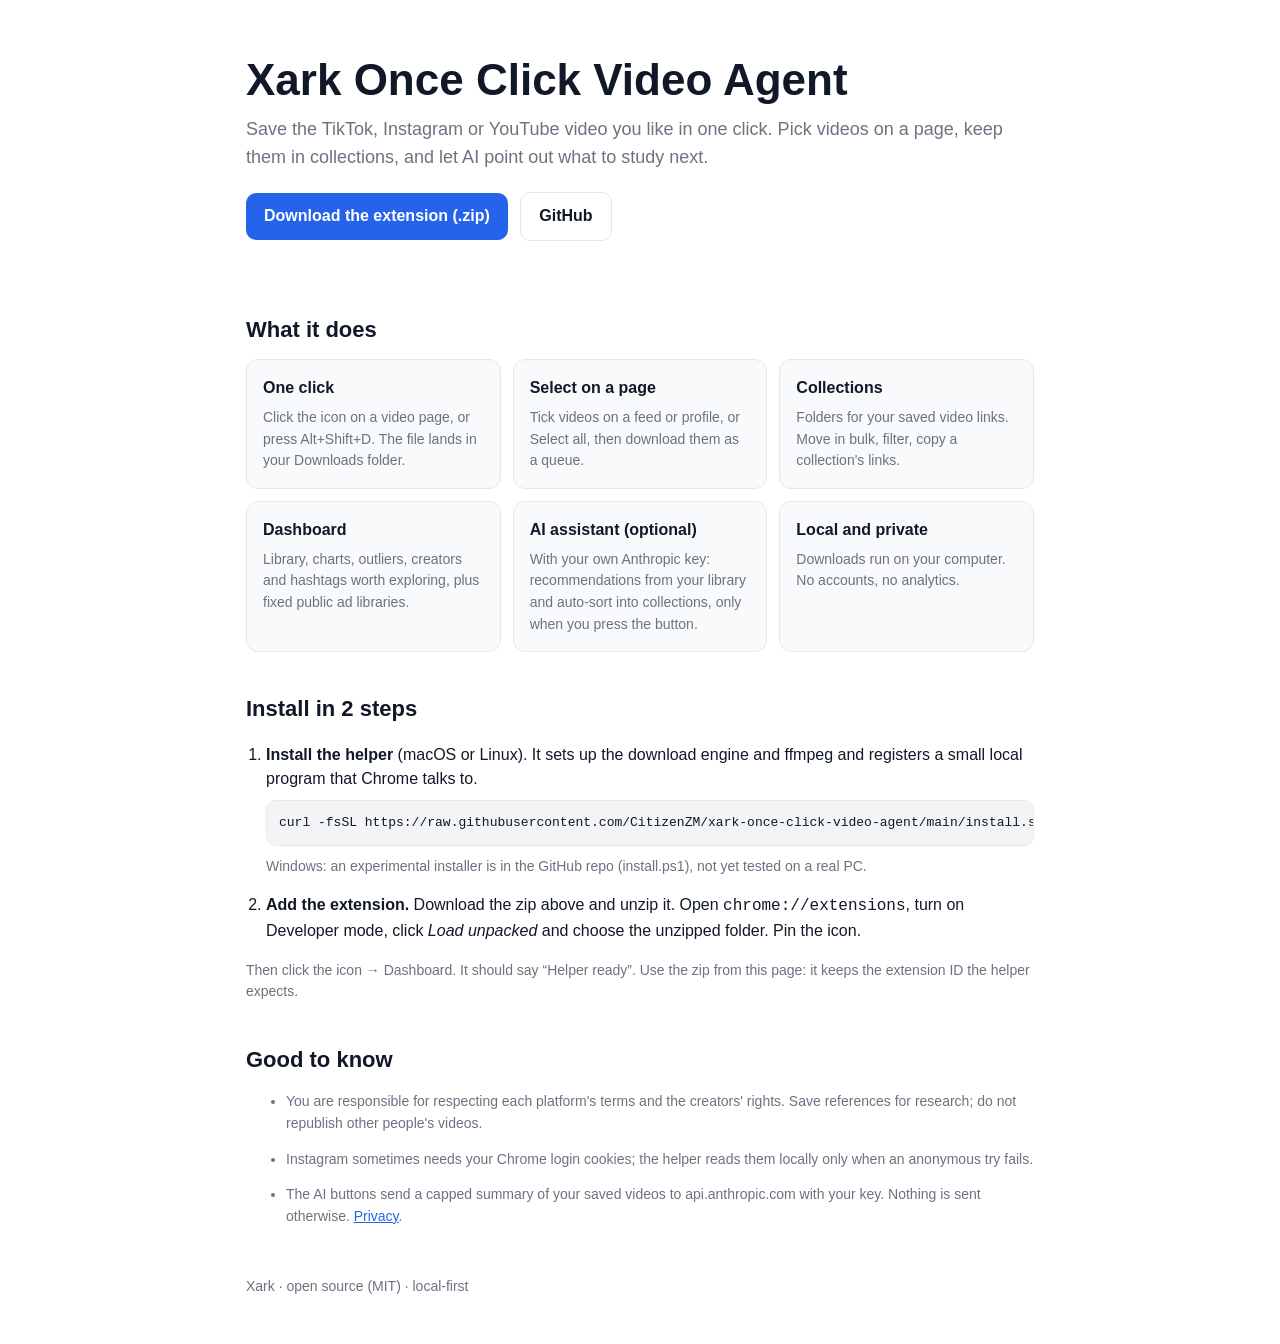
<file: site/index.html>
<!doctype html>
<html lang="en">
<head>
<meta charset="utf-8">
<meta name="viewport" content="width=device-width, initial-scale=1">
<title>Xark Once Click Video Agent</title>
<meta name="description" content="Save TikTok, Instagram and YouTube videos in one click, sort them into collections, and get AI recommendations from your own library. Runs locally on your computer.">
<style>
:root{--bg:#fff;--ink:#111827;--mute:#6b7280;--line:#e5e7eb;--card:#f9fafb;--blue:#2563eb;--code:#f3f4f6}
@media (prefers-color-scheme:dark){:root{--bg:#0b1020;--ink:#f3f4f6;--mute:#9ca3af;--line:#27304a;--card:#111833;--code:#0f172a}}
*{box-sizing:border-box}body{margin:0;background:var(--bg);color:var(--ink);font:16px/1.55 -apple-system,Segoe UI,Roboto,sans-serif}
.w{max-width:820px;margin:0 auto;padding:0 16px}
header{padding:56px 0 24px}h1{font-size:clamp(28px,6vw,44px);line-height:1.1;margin:0 0 12px}
.lead{color:var(--mute);font-size:18px;margin:0 0 20px}
.btn{display:inline-block;background:var(--blue);color:#fff;text-decoration:none;font-weight:600;padding:11px 18px;border-radius:10px;margin:0 8px 8px 0}
.btn.ghost{background:transparent;color:var(--ink);border:1px solid var(--line)}
h2{font-size:22px;margin:40px 0 12px}
.grid{display:grid;grid-template-columns:repeat(auto-fit,minmax(230px,1fr));gap:12px}
.card{background:var(--card);border:1px solid var(--line);border-radius:12px;padding:16px}.card h3{margin:0 0 6px;font-size:16px}.card p{margin:0;color:var(--mute);font-size:14px}
ol{padding-left:20px}li{margin:0 0 14px}
pre{background:var(--code);border:1px solid var(--line);border-radius:10px;padding:12px;overflow:auto;font-size:13px;margin:8px 0}
.note{color:var(--mute);font-size:14px}footer{margin:48px 0;color:var(--mute);font-size:14px}a{color:var(--blue)}
</style>
</head>
<body>
<div class="w">
<header>
  <h1>Xark Once Click Video Agent</h1>
  <p class="lead">Save the TikTok, Instagram or YouTube video you like in one click. Pick videos on a page, keep them in collections, and let AI point out what to study next.</p>
  <a class="btn" href="xark-once-click-video-agent.zip" download>Download the extension (.zip)</a>
  <a class="btn ghost" href="https://github.com/CitizenZM/xark-once-click-video-agent">GitHub</a>
</header>

<h2>What it does</h2>
<div class="grid">
  <div class="card"><h3>One click</h3><p>Click the icon on a video page, or press Alt+Shift+D. The file lands in your Downloads folder.</p></div>
  <div class="card"><h3>Select on a page</h3><p>Tick videos on a feed or profile, or Select all, then download them as a queue.</p></div>
  <div class="card"><h3>Collections</h3><p>Folders for your saved video links. Move in bulk, filter, copy a collection's links.</p></div>
  <div class="card"><h3>Dashboard</h3><p>Library, charts, outliers, creators and hashtags worth exploring, plus fixed public ad libraries.</p></div>
  <div class="card"><h3>AI assistant (optional)</h3><p>With your own Anthropic key: recommendations from your library and auto-sort into collections, only when you press the button.</p></div>
  <div class="card"><h3>Local and private</h3><p>Downloads run on your computer. No accounts, no analytics.</p></div>
</div>

<h2>Install in 2 steps</h2>
<ol>
  <li><b>Install the helper</b> (macOS or Linux). It sets up the download engine and ffmpeg and registers a small local program that Chrome talks to.
    <pre>curl -fsSL https://raw.githubusercontent.com/CitizenZM/xark-once-click-video-agent/main/install.sh | bash</pre>
    <span class="note">Windows: an experimental installer is in the GitHub repo (install.ps1), not yet tested on a real PC.</span></li>
  <li><b>Add the extension.</b> Download the zip above and unzip it. Open <code>chrome://extensions</code>, turn on Developer mode, click <i>Load unpacked</i> and choose the unzipped folder. Pin the icon.</li>
</ol>
<p class="note">Then click the icon → Dashboard. It should say “Helper ready”. Use the zip from this page: it keeps the extension ID the helper expects.</p>

<h2>Good to know</h2>
<ul class="note">
  <li>You are responsible for respecting each platform's terms and the creators' rights. Save references for research; do not republish other people's videos.</li>
  <li>Instagram sometimes needs your Chrome login cookies; the helper reads them locally only when an anonymous try fails.</li>
  <li>The AI buttons send a capped summary of your saved videos to api.anthropic.com with your key. Nothing is sent otherwise. <a href="https://github.com/CitizenZM/xark-once-click-video-agent/blob/main/PRIVACY.md">Privacy</a>.</li>
</ul>
<footer>Xark · open source (MIT) · local-first</footer>
</div>
</body>
</html>
</file>
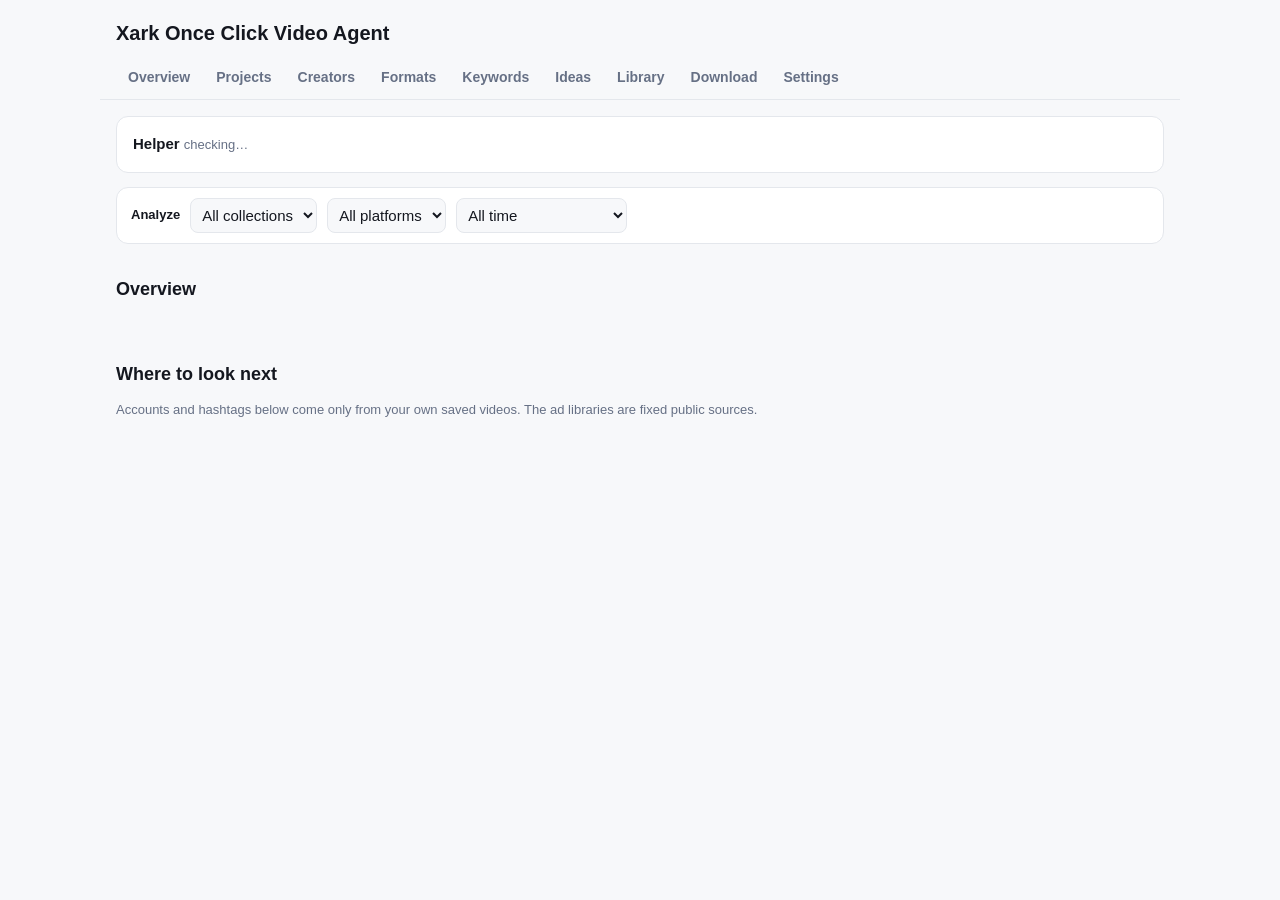
<file: extension/dashboard.html>
<!doctype html>
<html lang="en">
<head>
<meta charset="utf-8">
<meta name="viewport" content="width=device-width, initial-scale=1">
<title>Xark Once Click Video Agent</title>
<link rel="stylesheet" href="dashboard.css">
</head>
<body>
<header>
  <div class="brand"><h1>Xark Once Click Video Agent</h1></div>
  <nav id="tabs">
    <a href="#overview" class="research-only">Overview</a><a href="#projects" class="research-only">Projects</a><a href="#creators" class="research-only">Creators</a><a href="#formats" class="research-only">Formats</a><a href="#keywords" class="research-only">Keywords</a><a href="#ideas" class="research-only">Ideas</a>
    <a href="#library">Library</a><a href="#download">Download</a><a href="#settings">Settings</a>
  </nav>
</header>
<main>
  <section id="setup" class="card"></section>
  <section id="queue" class="card" hidden><h3>Downloading</h3><div id="jobs"></div></section>

  <div id="scope" class="scope row research-only">
    <b>Analyze</b>
    <select id="scol"><option value="">All collections</option></select>
    <select id="splat"><option value="">All platforms</option></select>
    <select id="sdays"><option value="0">All time</option><option value="7">Saved in last 7 days</option><option value="30">Last 30 days</option><option value="90">Last 90 days</option></select>
    <span id="scount" class="note"></span>
  </div>

<div class="panel" data-tab="overview">
  <section>
    <h2>Overview</h2>
    <div id="kpis" class="kpis"></div>
    <ul id="headlines" class="headlines"></ul>
  </section>

  <section id="charts" class="grid"></section>

  <section>
    <h2>Where to look next</h2>
    <p class="note">Accounts and hashtags below come only from your own saved videos. The ad libraries are fixed public sources.</p>
    <div id="recs" class="grid"></div>
  </section>
</div>

<div class="panel" data-tab="projects" hidden>
  <section>
    <h2>Research projects</h2>
    <p class="note">A project is a set of saved videos for one product or question. For each project: accounts and videos to look at next, keywords and products, what to make more of, a remix clip bank and an AI plan. Pick a project in the Analyze bar (Collections menu) to see every other tab for just that project.</p>
    <div class="row"><select id="pjsel"></select><button id="pjnew">+ New project</button><button id="pjedit" class="ghost">Rename / product</button><button id="pjdel" class="ghost danger">Delete project</button></div>
    <div class="row"><span class="note">Add videos from</span><select id="pjaddcol"></select><button id="pjaddgo" class="ghost">Add to project</button><span class="note">or tick videos in the Library tab.</span><span id="pjMsg" class="note"></span></div>
    <div id="pjbody"></div>
  </section>
</div>

<div class="panel" data-tab="creators" hidden>
  <section>
    <h2>Creators</h2>
    <p class="note">Every creator you saved, with the numbers of the videos you saved from them. Click a column to sort, a name to see their videos. “Lift” = their median views ÷ the median of everything in this view. Instagram hides views, so there it compares likes (marked “likes”).</p>
    <div class="row"><input id="cq" class="grow" type="search" placeholder="Filter creators"></div>
    <div class="tablewrap"><table id="ctable" class="sortable"></table></div>
  </section>
</div>

<div class="panel" data-tab="formats" hidden>
  <section>
    <h2>Formats</h2>
    <p class="note">Content type is read from words in the title, caption and hashtags (for example “how to”, “vs”, “before and after”, “POV”, “#ad”). A video can have several. Lift above 1.0x means that format gets more views than your typical saved video.</p>
    <div id="fchart" class="card"></div>
    <div class="tablewrap" style="margin-top:14px"><table id="ftable" class="sortable"></table></div>
  </section>
  <section class="ai-only">
    <h2>AI tags <span class="note">(optional, uses your own key)</span></h2>
    <p class="note">The model labels each video's hook type, angle, audience and emotion from its title, caption and transcript (transcribe videos first for better labels). Lift then shows which choices win in this view. Sends at most 40 untagged videos per click to api.anthropic.com.</p>
    <div class="row"><button id="tagrun">Tag untagged videos</button><select id="tagdim"><option value="hook">Hook type</option><option value="angle">Angle</option><option value="audience">Audience</option><option value="emotion">Emotion</option></select><span id="tagStatus" class="note"></span></div>
    <div id="tagchart" class="card"></div>
    <div class="tablewrap" style="margin-top:14px"><table id="tagtable" class="sortable"></table></div>
  </section>
</div>

<div class="panel" data-tab="keywords" hidden>
  <section>
    <h2>Keywords</h2>
    <p class="note">Words and hashtags that appear in 2 or more of your saved videos, with how those videos perform. Click a keyword to see its videos.</p>
    <div class="row"><input id="kq" class="grow" type="search" placeholder="Filter keywords"><label class="inline"><input type="checkbox" id="konlytags"> Hashtags only</label></div>
    <div id="kcloud" class="cloud"></div>
    <div class="tablewrap"><table id="ktable" class="sortable"></table></div>
  </section>
</div>

<div class="panel" data-tab="ideas" hidden>
  <section>
    <h2>Creative brief</h2>
    <p class="note">Built from the videos in the current Analyze view. Each line says what it is based on.</p>
    <div id="brief" class="grid"></div>
  </section>
  <section class="ai-only">
    <h2>AI assistant <span class="note">(optional, uses your own key)</span></h2>
    <div class="card">
      <p class="note">Uses your own AI API key (set it in <a href="#settings">Settings</a>). When you press a button, a capped summary of your library (titles, creators, hashtags, first caption line, view and like counts) is sent to api.anthropic.com. Nothing is sent otherwise.</p>
      <div class="row"><button id="aibrief">Write 5 ad concepts</button><button id="airec" class="ghost">Recommend from my library</button><button id="aisort" class="ghost">Auto-sort unfiled videos into collections</button><span id="aiStatus" class="note"></span></div>
      <div id="aiOut"></div>
    </div>
  </section>
</div>

<div class="panel" data-tab="library" hidden>
  <section>
    <h2>Library <span id="count" class="note"></span></h2>
    <div class="row">
      <input id="q" class="grow" type="search" placeholder="Search title, creator, tags, notes">
      <select id="fcol"><option value="">All collections</option></select>
      <select id="fplat"><option value="">All platforms</option></select>
      <select id="fsrc"><option value="">All sources</option><option value="ads">Ads only</option><option value="organic">Organic only</option></select>
      <select id="fsort"><option value="new">Newest</option><option value="views">Most views</option><option value="like">Best like rate</option><option value="length">Longest</option><option value="vph">Views per hour</option><option value="vscreator">Vs creator's typical</option><option value="run">Longest-running ad</option></select>
    </div>
    <div class="row">
      <button id="newcol" class="ghost">+ New collection</button>
      <button id="delcol" class="ghost danger" hidden>Delete this collection</button>
      <button id="copy" class="ghost">Copy links in this view</button>
      <span class="note">Move ticked to</span><select id="mvcol"><option value="">(unfiled)</option></select><button id="mv" class="ghost">Move</button>
      <span class="research-only"><span class="note">Add ticked to project</span><select id="mvproj"></select><button id="mvp" class="ghost">Add</button><span id="mvpMsg" class="note"></span></span>
    </div>
    <div class="row">
      <button id="csv" class="ghost">Export CSV</button>
      <button id="json" class="ghost">Export JSON</button>
      <button id="tsv" class="ghost">Copy as table</button>
      <button id="xlsx" class="ghost">Download .xlsx</button>
      <button id="share" class="ghost">Share as HTML</button>
      <span id="exportMsg" class="note"></span>
      <button id="clear" class="ghost danger">Clear library</button>
    </div>
    <div class="tablewrap"><table id="table"></table></div>
    <dialog id="scriptDlg"><form method="dialog" class="row"><b style="flex:1">Script like this</b><button class="ghost">Close</button></form>
      <p class="note" id="scriptRef"></p>
      <div class="row"><input id="scriptProduct" class="grow" placeholder="Your product, offer and audience (optional), e.g. 'Cosori air fryer, $20 off, busy parents'"><button id="scriptGo">Write script</button></div>
      <p class="note">Sends this one video's title, caption, transcript, numbers and labels, plus your product line, to api.anthropic.com with your key.</p>
      <div id="scriptOut"></div></dialog>
    <h3>Recent errors</h3>
    <ul id="errors" class="errors"></ul>
  </section>
</div>

<div class="panel" data-tab="download" hidden>
  <section>
    <h2>Download</h2>
    <div class="card">
      <label for="urls">Paste video links (one per line, up to 200)</label>
      <textarea id="urls" rows="4" placeholder="https://www.tiktok.com/@user/video/123&#10;https://www.instagram.com/reel/abc/"></textarea>
      <div class="row">
        <label class="inline">Collection <select id="dcol"><option value="">(none)</option></select></label>
        <button id="go">Download all</button>

        <span id="goStatus" class="note"></span>
      </div>
    </div>
  </section>

  <section>
    <h2>Latest from a profile</h2>
    <div class="card">
      <label for="profile">Profile, channel or hashtag page</label>
      <div class="row">
        <input id="profile" class="grow" placeholder="https://www.tiktok.com/@username">
        <select id="plimit"><option>10</option><option selected>25</option><option>50</option><option>100</option></select>
        <button id="pgo">Download latest</button>
      </div>
      <span id="pStatus" class="note"></span>
    </div>
  </section>
</div>

<div class="panel" data-tab="settings" hidden>
  <section>
    <h2>Features</h2>
    <p class="note">Downloading is always on. Everything else can be switched off; switched-off features disappear from the dashboard and run nothing in the background.</p>
    <div class="card settings" id="featList"></div>
  </section>
  <section class="ai-key ai-only">
    <h2>AI API key and cost</h2>
    <div class="card">
      <p class="note">Your Anthropic API key (console.anthropic.com → API keys), stored only in this browser. AI buttons send a capped summary of the chosen videos to api.anthropic.com; each call is billed to your key (model claude-sonnet-5-5, $2 / $10 per million input / output tokens).</p>
      <div class="row"><input id="aikey" class="grow" type="password" placeholder="Anthropic API key (sk-ant-…)" autocomplete="off"><button id="aisave">Save key</button><button id="aitest" class="ghost">Test key</button><button id="aiclear" class="ghost">Remove key</button></div>
      <div class="row"><label class="inline">Monthly limit $ <input id="aicap" type="number" min="0" step="1" style="width:80px"></label><span class="note">0 = no limit. A call that could go over the limit is refused.</span></div>
      <label><input type="checkbox" id="aiconfirm"> Show the estimated cost and ask before each AI call</label>
      <p id="aiUsage" class="note"></p><span id="aiKeyMsg" class="note"></span>
    </div>
  </section>
  <section class="adstudio-only">
    <h2>Ad Studio</h2>
    <div class="card">
      <p class="note">Ad Studio (your separate app on this Mac) makes the ads: the extension hands it the saved reference video, the product link and the plan, or cuts remix-bank clips into its library. Nothing is rebuilt here.</p>
      <div class="row"><input id="asurl" class="grow" placeholder="http://localhost:5310"><button id="asping" class="ghost">Check connection</button><span id="asMsg" class="note"></span></div>
    </div>
  </section>
  <section>
    <h2>Settings</h2>
    <div class="card settings">
      <label>Quality
        <select id="quality"><option value="best">Best</option><option value="1080">Up to 1080p</option><option value="audio">Audio only (mp3)</option></select>
      </label>
      <label>File names
        <select id="naming"><option value="creator-title-id">creator - title [id]</option><option value="creator-id">creator - id</option><option value="date-creator-id">date creator - id</option></select>
      </label>
      <label class="wide">Download folder <input id="folder" placeholder="default: ~/Downloads/OneClick (must be inside your home folder)"></label>
      <label><input type="checkbox" id="autoupd"> Update the engine automatically (weekly, and once when a site starts refusing downloads)</label>
      <label><input type="checkbox" id="btns"> On TikTok, Instagram, YouTube and X: show a Save button, and a “+ Queue” button when you hover any video (asks for site access; reload open tabs after turning on)</label>
      <label><input type="checkbox" id="autotr"> Transcribe videos after download (needs whisper.cpp, runs on this computer)</label>
      <label><input type="checkbox" id="cover"> Also save the cover image (a .jpg next to each video)</label>
      <label><input type="checkbox" id="skipdup"> Skip videos already saved (batch and pasted links)</label>
      <label>Parallel downloads
        <select id="parallel"><option value="1">1</option><option value="2">2</option><option value="3">3</option></select>
      </label>
      <label>Wait between downloads
        <select id="waitsec"><option value="0">None</option><option value="2">2 seconds</option><option value="5">5 seconds</option></select>
      </label>
      <label>Skip videos longer than
        <select id="maxmin"><option value="0">Off</option><option value="1">1 minute</option><option value="3">3 minutes</option><option value="10">10 minutes</option></select>
      </label>
      <span id="setMsg" class="note"></span>
    </div>
  </section>
</div>
</main>
<script type="module" src="dashboard.js"></script>
</body>
</html>
</file>
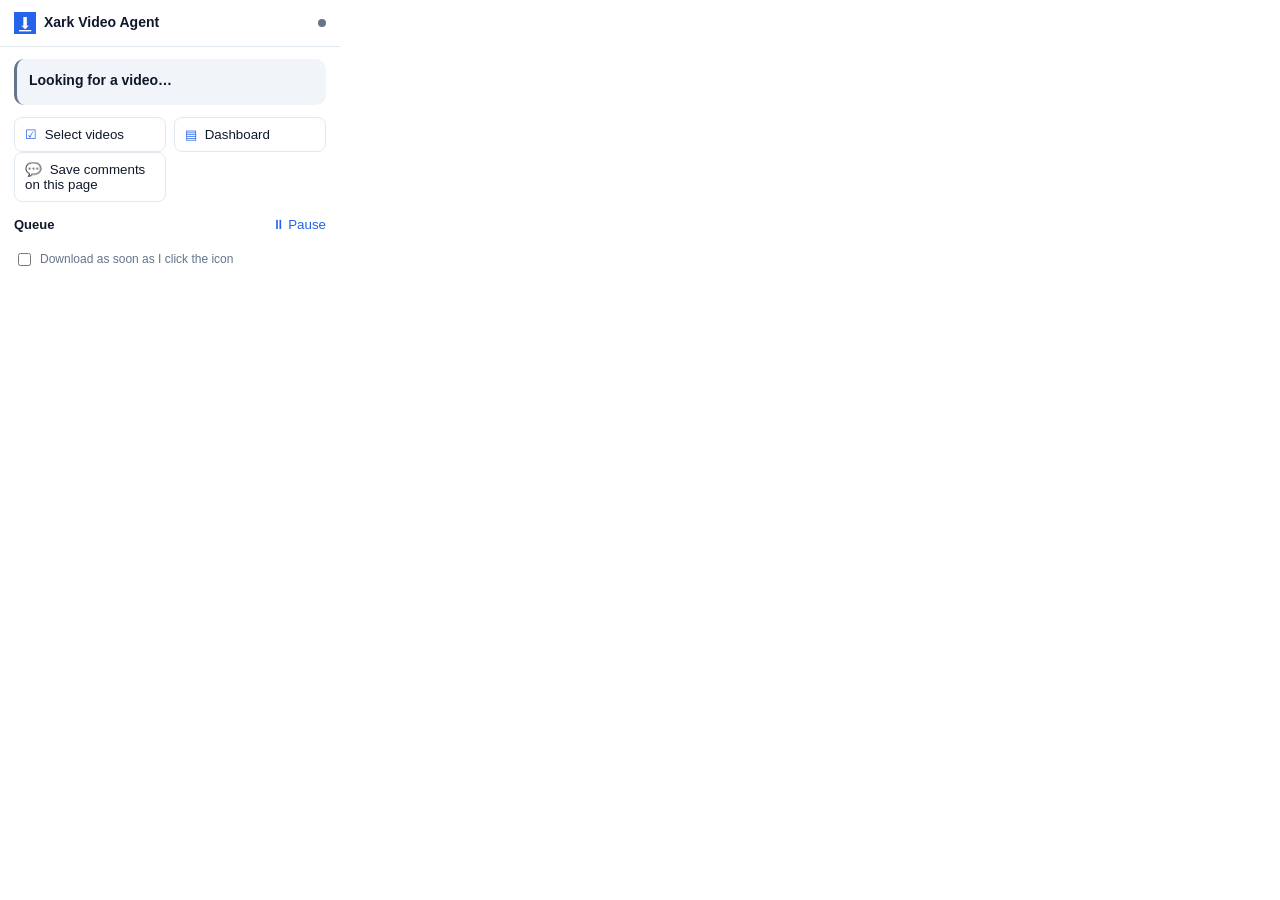
<file: extension/popup.html>
<!doctype html>
<html lang="en"><head><meta charset="utf-8"><title>Xark Once Click Video Agent</title><link rel="stylesheet" href="popup.css"></head>
<body>
<header>
  <img src="icon.png" alt="" width="22" height="22">
  <b>Xark Video Agent</b>
  <span id="helper" class="dot" title="Checking helper…"></span>
</header>
<section id="now" class="now"><div class="state">Looking for a video…</div><div class="sub"></div></section>
<div class="actions">
  <button id="sel"><span>☑</span> Select videos</button>
  <button id="dash"><span>▤</span> Dashboard</button>
</div>
<div class="actions" id="comwrap" hidden><button id="com" title="Read the comments shown on this video page (open the comments first) and keep them with the saved video"><span>💬</span> Save comments on this page</button></div>
<section class="queue">
  <div class="qhead"><b>Queue</b> <span id="qsum" class="mute"></span><button id="pause" class="link">⏸ Pause</button><button id="clear" class="link" hidden>Clear finished</button></div>
  <ul id="jobs"></ul>
  <div class="qtools"><button id="export" class="link" hidden>Export last batch (CSV)</button></div>
</section>
<footer><label><input type="checkbox" id="auto"> Download as soon as I click the icon</label></footer>
<script type="module" src="popup.js"></script>
</body></html>
</file>
<file: extension/dashboard.css>
:root {
  --bg: #f7f8fa; --card: #fff; --ink: #14171f; --mute: #667085; --line: #e4e7ec;
  --accent: #2563eb; --accent-2: #14b8a6; --warn: #d92d20; --ok: #12b76a;
}
@media (prefers-color-scheme: dark) {
  :root { --bg: #0e1116; --card: #161b22; --ink: #e8ebf0; --mute: #98a2b3; --line: #262d38; --accent: #60a5fa; --accent-2: #2dd4bf; }
}
* { box-sizing: border-box; }
body { margin: 0; background: var(--bg); color: var(--ink); font: 15px/1.5 -apple-system, "Segoe UI", Roboto, sans-serif; }
header, main { max-width: 1080px; margin: 0 auto; padding: 0 16px; }
header { padding-top: 32px; }
h1 { margin: 0; font-size: 26px; } h2 { margin: 32px 0 12px; font-size: 18px; } h3 { margin: 24px 0 8px; font-size: 15px; }
.sub, .note { color: var(--mute); margin: 4px 0 0; font-size: 13px; font-weight: 400; }
.card { background: var(--card); border: 1px solid var(--line); border-radius: 12px; padding: 16px; }
.grid { display: grid; grid-template-columns: repeat(auto-fit, minmax(300px, 1fr)); gap: 14px; }
.kpis { display: grid; grid-template-columns: repeat(auto-fit, minmax(150px, 1fr)); gap: 12px; }
.kpi { background: var(--card); border: 1px solid var(--line); border-radius: 12px; padding: 14px 16px; }
.kpi b { display: block; font-size: 28px; line-height: 1.1; } .kpi span { color: var(--mute); font-size: 13px; }
.headlines { margin: 14px 0 0; padding-left: 18px; } .headlines li { margin: 4px 0; }
.card h3 { margin: 0 0 10px; }
.bar { display: grid; grid-template-columns: minmax(70px, 34%) 1fr 36px; gap: 8px; align-items: center; margin: 6px 0; font-size: 13px; }
.bar .lab { overflow: hidden; text-overflow: ellipsis; white-space: nowrap; }
.bar .track { background: var(--line); border-radius: 6px; height: 12px; overflow: hidden; }
.bar .fill { background: var(--accent); height: 100%; border-radius: 6px; }
.bar:nth-child(even) .fill { background: var(--accent-2); }
.bar .val { text-align: right; color: var(--mute); }
.cols { display: flex; align-items: flex-end; gap: 4px; height: 110px; }
.cols div { flex: 1; background: var(--accent); border-radius: 4px 4px 0 0; min-height: 2px; position: relative; }
.colsx { display: flex; gap: 4px; font-size: 10px; color: var(--mute); } .colsx span { flex: 1; text-align: center; overflow: hidden; }
ul.list { list-style: none; margin: 0; padding: 0; } ul.list li { padding: 8px 0; border-top: 1px solid var(--line); font-size: 14px; }
ul.list li:first-child { border-top: 0; } ul.list small { display: block; color: var(--mute); }
a { color: var(--accent); text-decoration: none; } a:hover { text-decoration: underline; }
.chip { display: inline-block; margin: 2px 6px 2px 0; font-size: 12px; }
button, select, textarea { font: inherit; }
button { background: var(--accent); color: #fff; border: 0; border-radius: 8px; padding: 8px 14px; cursor: pointer; }
button.ghost { background: transparent; color: var(--ink); border: 1px solid var(--line); }
button.danger { color: var(--warn); }
textarea { width: 100%; margin: 8px 0; padding: 10px; border: 1px solid var(--line); border-radius: 8px; background: var(--bg); color: var(--ink); }
select { padding: 6px; border-radius: 8px; border: 1px solid var(--line); background: var(--card); color: var(--ink); }
.row { display: flex; gap: 10px; align-items: center; flex-wrap: wrap; margin: 8px 0; }
.tablewrap { overflow-x: auto; background: var(--card); border: 1px solid var(--line); border-radius: 12px; }
table { width: 100%; border-collapse: collapse; font-size: 13px; }
th, td { text-align: left; padding: 8px 10px; border-bottom: 1px solid var(--line); white-space: nowrap; max-width: 280px; overflow: hidden; text-overflow: ellipsis; }
th { color: var(--mute); font-weight: 500; }
.errors { color: var(--warn); font-size: 13px; padding-left: 18px; }
.ok { color: var(--ok); } .bad { color: var(--warn); } code { background: var(--bg); padding: 2px 6px; border-radius: 6px; font-size: 12px; word-break: break-all; }
.job { display: grid; grid-template-columns: 1fr 90px 44px; gap: 8px; align-items: center; font-size: 13px; margin: 6px 0; }
.job .u { overflow: hidden; text-overflow: ellipsis; white-space: nowrap; }
.job .track { background: var(--line); border-radius: 6px; height: 8px; overflow: hidden; } .job .fill { background: var(--accent); height: 100%; }
.job.done .fill { background: var(--ok); } .job.error .fill { background: var(--warn); }
.job .st { color: var(--mute); text-align: right; }
.settings { display: grid; grid-template-columns: repeat(auto-fit, minmax(220px, 1fr)); gap: 12px; align-items: end; }
.settings label { display: flex; flex-direction: column; gap: 4px; font-size: 13px; color: var(--mute); } .settings label:has(input[type=checkbox]) { flex-direction: row; align-items: center; color: var(--ink); }
.settings .wide { grid-column: 1 / -1; } .settings input:not([type=checkbox]) { padding: 8px; border-radius: 8px; border: 1px solid var(--line); background: var(--bg); color: var(--ink); font: inherit; }
.grow { flex: 1 1 280px; padding: 8px; border-radius: 8px; border: 1px solid var(--line); background: var(--bg); color: var(--ink); font: inherit; }
.empty { color: var(--mute); font-size: 13px; }
@media (max-width: 480px) { .bar { grid-template-columns: 70px 1fr 30px; } }
.inline { display: inline-flex; align-items: center; gap: 6px; font-size: 13px; color: var(--mute); }
select, .row select { padding: 7px; border-radius: 8px; border: 1px solid var(--line); background: var(--bg); color: var(--ink); font: inherit; }
#aiOut h4 { margin: 12px 0 4px; font-size: 13px; } #aiOut ul { margin: 0; padding-left: 18px; font-size: 13px; } #aiOut .sum { font-size: 14px; }
/* ---- tabs, scope, analysis tables ---- */
header { position: sticky; top: 0; z-index: 5; background: var(--bg); padding-top: 18px; border-bottom: 1px solid var(--line); }
header h1 { font-size: 20px; }
nav#tabs { display: flex; gap: 2px; overflow-x: auto; margin-top: 10px; scrollbar-width: none; }
nav#tabs a { padding: 9px 12px; color: var(--mute); font-weight: 600; font-size: 14px; border-bottom: 2px solid transparent; white-space: nowrap; text-decoration: none; }
nav#tabs a:hover { color: var(--ink); } nav#tabs a.on { color: var(--accent); border-bottom-color: var(--accent); }
main > #setup { margin-top: 16px; }
.scope { background: var(--card); border: 1px solid var(--line); border-radius: 12px; padding: 10px 14px; margin-top: 14px; position: sticky; top: 92px; z-index: 4; }
.scope b { font-size: 13px; }
table.sortable th { cursor: pointer; user-select: none; } table.sortable th.on { color: var(--accent); }
th.num, td.num { text-align: right; }
td small { display: block; color: var(--mute); font-size: 11px; }
.lift { display: inline-block; padding: 1px 7px; border-radius: 999px; background: var(--line); font-weight: 600; font-size: 12px; }
.lift.hi { background: rgba(18, 183, 106, .15); color: var(--ok); } .lift.lo { background: rgba(217, 45, 32, .12); color: var(--warn); }
.bar .fill.low { background: var(--mute) !important; }
.cloud { display: flex; flex-wrap: wrap; gap: 6px 12px; align-items: baseline; margin: 12px 0 14px; }
.cloud a { color: var(--ink); } .cloud a.hi { color: var(--ok); font-weight: 600; }
.concept h4 { margin: 0 0 6px; font-size: 15px; } .concept p { margin: 4px 0; font-size: 13px; } .concept ol { margin: 6px 0; padding-left: 18px; font-size: 13px; }
@media (max-width: 640px) { .scope { position: static; } }

.sig{display:inline-block;font-size:11px;padding:1px 6px;border-radius:999px;background:var(--line,#e2e8f0);margin:1px 2px 1px 0;white-space:nowrap}
.sig.hi{background:#dcfce7;color:#166534}
.tagline{display:block;color:var(--mute,#64748b);font-size:11px}
dialog#scriptDlg{max-width:760px;width:calc(100vw - 32px);border:0;border-radius:14px;padding:18px;box-shadow:0 20px 60px rgba(0,0,0,.35);background:var(--card);color:var(--ink)}
dialog#scriptDlg::backdrop{background:rgba(15,23,42,.45)}
#scriptOut table{width:100%;border-collapse:collapse;margin:8px 0}#scriptOut td,#scriptOut th{border-bottom:1px solid var(--line,#e2e8f0);padding:6px;text-align:left;vertical-align:top;font-size:13px}
.card.mode{border-color:var(--accent);margin-bottom:12px}
#pjbody details{margin:8px 0}#pjbody td{max-width:360px}#pjbody .card ol{padding-left:18px;font-size:13px}
#pjbody .concept ul{padding-left:18px;font-size:13px;margin:4px 0}
[hidden]{display:none!important}

/* feature switches: body.no-<feature> hides what belongs to it */
.no-research .research-only,.no-ai .ai-only,.no-comments .comments-only,.no-ad-studio .adstudio-only,.no-own-ads .ownads-only,.no-auto-scan .autoscan-only{display:none!important}
.feat{display:flex;gap:10px;align-items:flex-start}.feat input{margin-top:3px}.feat small{display:block;color:var(--muted,#64748b)}
.feat.sub{margin-left:26px}
#featList{display:grid;grid-template-columns:1fr;gap:10px}
</file>
<file: extension/popup.css>
:root{color-scheme:light dark;--bg:#fff;--ink:#0f172a;--mute:#64748b;--line:#e2e8f0;--soft:#f1f5f9;--blue:#2563eb;--green:#16a34a;--red:#dc2626;--amber:#d97706}
@media (prefers-color-scheme:dark){:root{--bg:#0f172a;--ink:#f1f5f9;--mute:#94a3b8;--line:#1e293b;--soft:#1e293b;--green:#22c55e;--red:#f87171;--amber:#fbbf24}}
*{box-sizing:border-box}
body{width:340px;margin:0;background:var(--bg);color:var(--ink);font:13px/1.4 -apple-system,BlinkMacSystemFont,"Segoe UI",sans-serif}
header{display:flex;align-items:center;gap:8px;padding:12px 14px;border-bottom:1px solid var(--line)}header b{font-size:14px;flex:1}
.dot{width:8px;height:8px;border-radius:50%;background:var(--mute)}.dot.ok{background:var(--green)}.dot.bad{background:var(--red)}
.now{margin:12px 14px;padding:12px;border-radius:10px;background:var(--soft);border-left:3px solid var(--mute)}
.now.ok{border-color:var(--green)}.now.info{border-color:var(--blue)}.now.bad{border-color:var(--red)}
.now .state{font-weight:600;font-size:14px}.now .sub{color:var(--mute);font-size:12px;margin-top:2px;overflow:hidden;text-overflow:ellipsis;white-space:nowrap}
.now button{margin-top:8px}
.actions{display:grid;grid-template-columns:1fr 1fr;gap:8px;margin:0 14px}
button{font:600 13px inherit;color:var(--ink);background:var(--bg);border:1px solid var(--line);border-radius:8px;padding:9px 10px;cursor:pointer;text-align:left}
button:hover{border-color:var(--blue)}button span{color:var(--blue);margin-right:4px}
button.link{border:0;padding:0;background:none;color:var(--blue);font-weight:500;margin-left:auto}
#clear{margin-left:10px}#pause{margin-left:auto}.qtools{margin-top:6px}.qtools .link{margin-left:0}li.skipped .s{color:var(--amber)}li.skipped .err,li.queued .err{color:var(--mute)}
.queue{margin:14px 14px 0}.qhead{display:flex;align-items:center;gap:6px;margin-bottom:6px}.mute{color:var(--mute)}
ul{list-style:none;margin:0;padding:0;max-height:220px;overflow:auto}
li{display:grid;grid-template-columns:1fr auto;gap:2px 8px;padding:7px 0;border-top:1px solid var(--line)}
li .t{overflow:hidden;text-overflow:ellipsis;white-space:nowrap}
li .s{font-size:11px;color:var(--mute);text-align:right}li.done .s{color:var(--green)}li.error .s{color:var(--red)}li.running .s{color:var(--blue)}
li .bar{grid-column:1/-1;height:3px;border-radius:2px;background:var(--line);overflow:hidden}li .bar i{display:block;height:100%;background:var(--blue)}
li .err{grid-column:1/-1;font-size:11px;color:var(--red);overflow:hidden;text-overflow:ellipsis;white-space:nowrap}
li .acts{grid-column:1/-1;display:flex;gap:6px;margin-top:3px}
li .x{padding:3px 9px;border-radius:6px;font-size:11px;font-weight:600;color:var(--ink);background:var(--soft);border:1px solid var(--line)}li .x:hover{border-color:var(--blue);color:var(--blue)}
li.empty{display:block;color:var(--mute);border:0}
footer{margin:10px 14px 12px;color:var(--mute);font-size:12px}footer label{display:flex;gap:6px;align-items:center}
</file>
